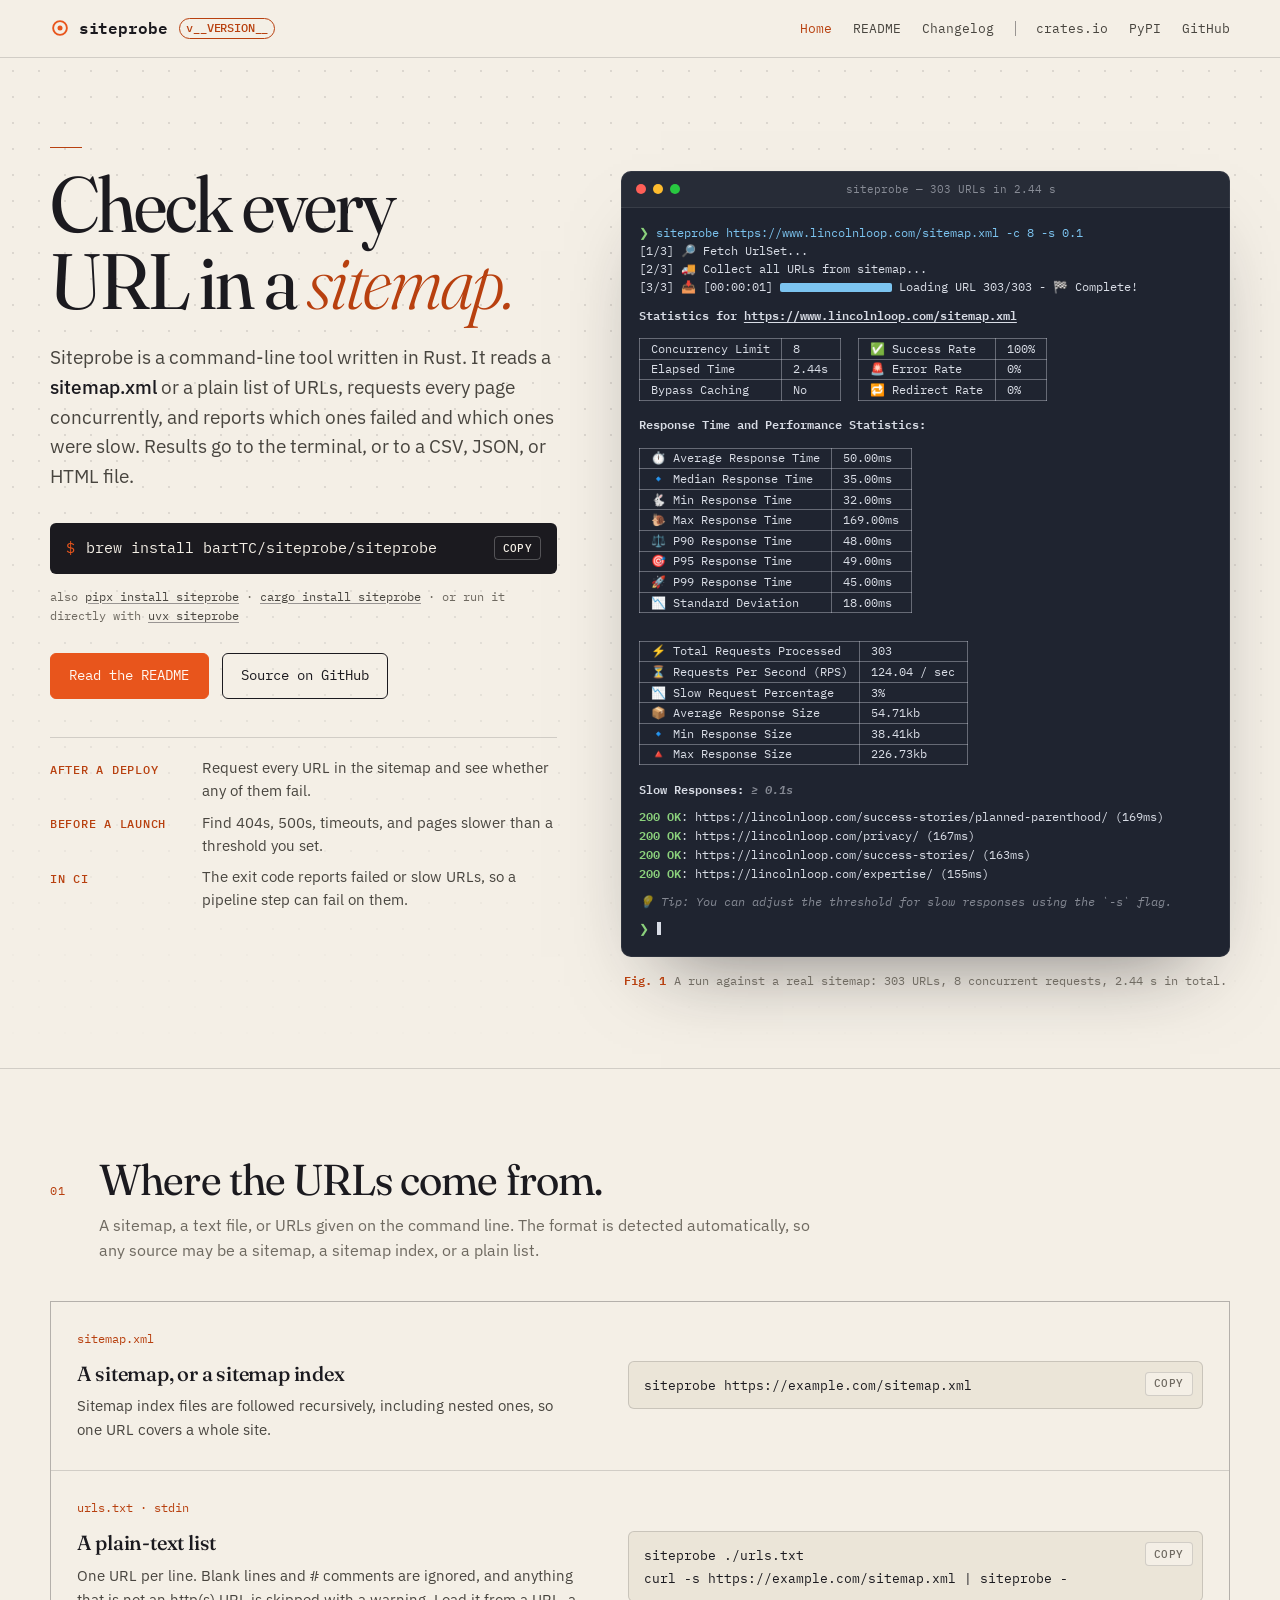
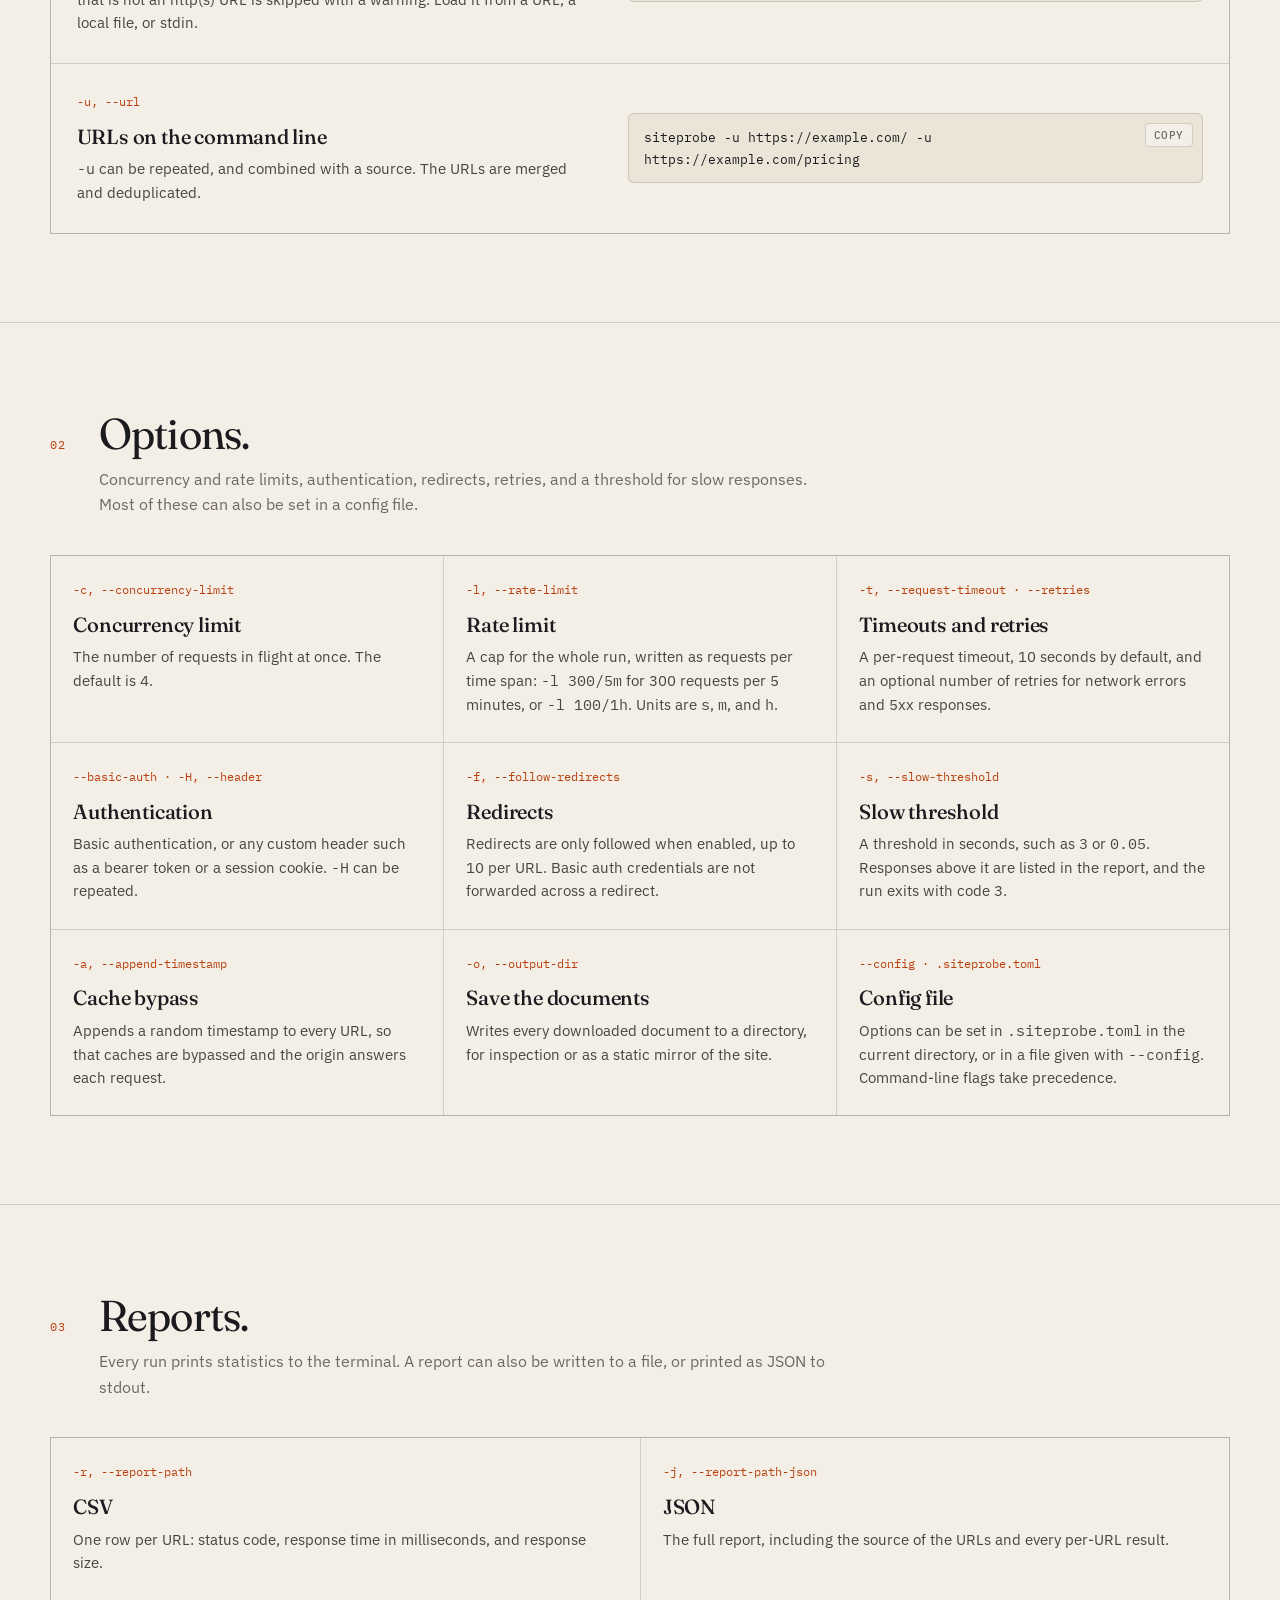
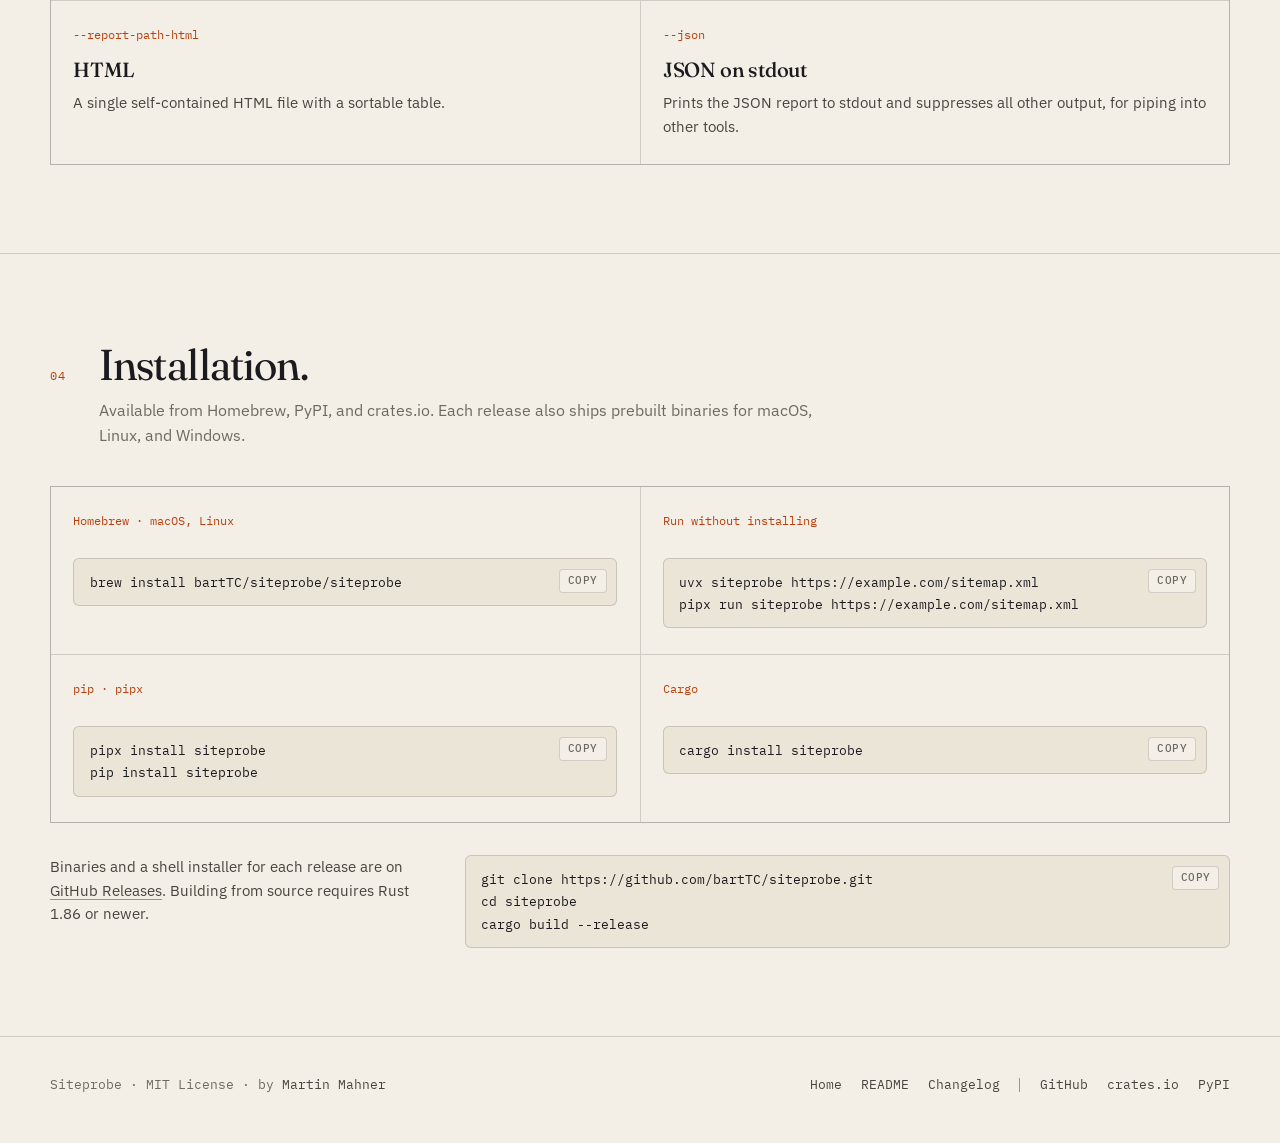
<file: docs/index.html>
<!doctype html>
<html lang="en">
<head>
<meta charset="utf-8">
<meta name="viewport" content="width=device-width, initial-scale=1">
<title>Siteprobe · Check every URL in a sitemap</title>
<meta name="description" content="Siteprobe is a command-line tool that fetches every URL from a sitemap.xml or a plain URL list, checks that each one exists, and reports response times. Reports as CSV, JSON, or HTML, and exit codes for use in CI.">
<meta name="color-scheme" content="light dark">
<meta property="og:title" content="Siteprobe">
<meta property="og:description" content="A command-line tool that fetches every URL from a sitemap or a URL list, checks that it exists, and reports how long it took.">
<meta property="og:type" content="website">
<meta property="og:url" content="https://barttc.github.io/siteprobe/">
<link rel="icon" href="data:image/svg+xml,%3Csvg xmlns='http://www.w3.org/2000/svg' viewBox='0 0 32 32'%3E%3Ccircle cx='16' cy='16' r='11' fill='none' stroke='%23e8551c' stroke-width='3'/%3E%3Ccircle cx='16' cy='16' r='4' fill='%23e8551c'/%3E%3C/svg%3E">
<link rel="preconnect" href="https://fonts.googleapis.com">
<link rel="preconnect" href="https://fonts.gstatic.com" crossorigin>
<link href="https://fonts.googleapis.com/css2?family=Fraunces:ital,opsz,wght@0,9..144,300..600;1,9..144,300..600&family=IBM+Plex+Mono:wght@400;500;600&family=IBM+Plex+Sans:wght@400;500;600&display=swap" rel="stylesheet">
<link rel="stylesheet" href="site.css">
</head>
<body>

<header class="top">
  <div class="wrap">
    <a class="brand" href="./" aria-label="Siteprobe home">
      <svg viewBox="0 0 32 32" aria-hidden="true"><circle cx="16" cy="16" r="11" fill="none" stroke="var(--accent-hi)" stroke-width="3"/><circle cx="16" cy="16" r="4" fill="var(--accent-hi)"/></svg>
      siteprobe <span class="ver">v__VERSION__</span>
    </a>
    <nav aria-label="Primary">
      <a href="./" aria-current="page">Home</a>
      <a href="docs/">README</a>
      <a class="opt" href="docs/#changelog">Changelog</a>
      <span class="sep" aria-hidden="true"></span>
      <a class="opt" href="https://crates.io/crates/siteprobe">crates.io</a>
      <a class="opt" href="https://pypi.org/project/siteprobe/">PyPI</a>
      <a href="https://github.com/bartTC/siteprobe">GitHub</a>
    </nav>
  </div>
</header>

<main>
  <section class="hero">
    <div class="wrap">
      <div>
        <div class="eyebrow" aria-hidden="true"></div>
        <h1>Check every URL in a&nbsp;<em>sitemap.</em></h1>
        <p class="lead">Siteprobe is a command-line tool written in Rust. It reads a <strong>sitemap.xml</strong> or a plain list of URLs, requests every page concurrently, and reports which ones failed and which ones were slow. Results go to the terminal, or to a CSV, JSON, or HTML file.</p>

        <div class="install-hero">
          <span class="p" aria-hidden="true">$</span>
          <code data-copy>brew install bartTC/siteprobe/siteprobe</code>
        </div>
        <p class="alts">also <a href="#install">pipx install siteprobe</a> · <a href="#install">cargo install siteprobe</a> · or run it directly with <a href="#install">uvx siteprobe</a></p>

        <div class="cta">
          <a class="btn primary" href="docs/">Read the README</a>
          <a class="btn ghost" href="https://github.com/bartTC/siteprobe">Source on GitHub</a>
        </div>

        <ul class="uses">
          <li><b>After a deploy</b><span>Request every URL in the sitemap and see whether any of them fail.</span></li>
          <li><b>Before a launch</b><span>Find 404s, 500s, timeouts, and pages slower than a threshold you set.</span></li>
          <li><b>In CI</b><span>The exit code reports failed or slow URLs, so a pipeline step can fail on them.</span></li>
        </ul>
      </div>

      <div class="term-col">
        <div class="term" role="img" aria-label="Terminal output of a siteprobe run: three progress steps, then statistics tables for 303 URLs with a 100 percent success rate, response time percentiles, and a list of slow responses.">
          <div class="term-bar" aria-hidden="true"><i></i><i></i><i></i><span>siteprobe — 303 URLs in 2.44 s</span></div>
          <div class="term-body" aria-hidden="true">
            <div class="ln"><span class="arrow">❯</span> <span class="cmd-text">siteprobe https://www.lincolnloop.com/sitemap.xml -c 8 -s 0.1</span></div>
            <div class="ln a" style="--d:1.75s">[1/3] 🔎 Fetch UrlSet...</div>
            <div class="ln a" style="--d:2.05s">[2/3] 🚚 Collect all URLs from sitemap...</div>
            <div class="ln a" style="--d:2.3s">[3/3] 📥 [00:00:01] <span class="bar"><i></i></span> Loading URL <span class="a" style="--d:3.35s">303/303 - 🏁 Complete!</span></div>
            <div class="ln gap"></div>
            <div class="ln b a" style="--d:3.6s">Statistics for <span class="u">https://www.lincolnloop.com/sitemap.xml</span></div>
            <div class="ln gap"></div>
            <div class="row a" style="--d:3.7s">
              <table class="tt"><tr><td>Concurrency Limit</td><td>8</td></tr><tr><td>Elapsed Time</td><td>2.44s</td></tr><tr><td>Bypass Caching</td><td>No</td></tr></table>
              <table class="tt"><tr><td>✅ Success Rate</td><td>100%</td></tr><tr><td>🚨 Error Rate</td><td>0%</td></tr><tr><td>🔁 Redirect Rate</td><td>0%</td></tr></table>
            </div>
            <div class="ln gap"></div>
            <div class="ln b a" style="--d:3.85s">Response Time and Performance Statistics:</div>
            <div class="ln gap"></div>
            <div class="row a" style="--d:3.95s">
              <table class="tt">
                <tr><td>⏱️ Average Response Time</td><td>50.00ms</td></tr>
                <tr><td>🔹 Median Response Time</td><td>35.00ms</td></tr>
                <tr><td>🐇 Min Response Time</td><td>32.00ms</td></tr>
                <tr><td>🐌 Max Response Time</td><td>169.00ms</td></tr>
                <tr><td>⚖️ P90 Response Time</td><td>48.00ms</td></tr>
                <tr><td>🎯 P95 Response Time</td><td>49.00ms</td></tr>
                <tr><td>🚀 P99 Response Time</td><td>45.00ms</td></tr>
                <tr><td>📉 Standard Deviation</td><td>18.00ms</td></tr>
              </table>
              <table class="tt">
                <tr><td>⚡ Total Requests Processed</td><td>303</td></tr>
                <tr><td>⏳ Requests Per Second (RPS)</td><td>124.04 / sec</td></tr>
                <tr><td>📉 Slow Request Percentage</td><td>3%</td></tr>
                <tr><td>📦 Average Response Size</td><td>54.71kb</td></tr>
                <tr><td>🔹 Min Response Size</td><td>38.41kb</td></tr>
                <tr><td>🔺 Max Response Size</td><td>226.73kb</td></tr>
              </table>
            </div>
            <div class="ln gap"></div>
            <div class="ln b a" style="--d:4.15s">Slow Responses: <span class="tip">≥ 0.1s</span></div>
            <div class="ln gap"></div>
            <div class="ln a" style="--d:4.25s"><span class="ok">200 OK</span>: https://lincolnloop.com/success-stories/planned-parenthood/ (169ms)</div>
            <div class="ln a" style="--d:4.32s"><span class="ok">200 OK</span>: https://lincolnloop.com/privacy/ (167ms)</div>
            <div class="ln a" style="--d:4.39s"><span class="ok">200 OK</span>: https://lincolnloop.com/success-stories/ (163ms)</div>
            <div class="ln a" style="--d:4.46s"><span class="ok">200 OK</span>: https://lincolnloop.com/expertise/ (155ms)</div>
            <div class="ln gap"></div>
            <div class="ln tip a" style="--d:4.6s">💡 Tip: You can adjust the threshold for slow responses using the `-s` flag.</div>
            <div class="ln gap"></div>
            <div class="ln a" style="--d:4.9s"><span class="arrow">❯</span> <span class="cur"></span></div>
          </div>
        </div>
        <p class="fig"><b>Fig. 1</b>A run against a real sitemap: 303 URLs, 8 concurrent requests, 2.44 s in total.</p>
      </div>
    </div>
  </section>

  <section class="sec" id="sources">
    <div class="wrap">
      <div class="sec-head">
        <span class="idx">01</span>
        <h2>Where the URLs come from.</h2>
        <p>A sitemap, a text file, or URLs given on the command line. The format is detected automatically, so any source may be a sitemap, a sitemap index, or a plain list.</p>
      </div>
      <div class="cells stack">
        <div class="cell">
          <span class="flag">sitemap.xml</span>
          <h3>A sitemap, or a sitemap index</h3>
          <p>Sitemap index files are followed recursively, including nested ones, so one URL covers a whole site.</p>
          <pre class="cmd"><code data-copy>siteprobe https://example.com/sitemap.xml</code></pre>
        </div>
        <div class="cell">
          <span class="flag">urls.txt · stdin</span>
          <h3>A plain-text list</h3>
          <p>One URL per line. Blank lines and <code>#</code> comments are ignored, and anything that is not an http(s) URL is skipped with a warning. Load it from a URL, a local file, or stdin.</p>
          <pre class="cmd"><code data-copy>siteprobe ./urls.txt
curl -s https://example.com/sitemap.xml | siteprobe -</code></pre>
        </div>
        <div class="cell">
          <span class="flag">-u, --url</span>
          <h3>URLs on the command line</h3>
          <p><code>-u</code> can be repeated, and combined with a source. The URLs are merged and deduplicated.</p>
          <pre class="cmd"><code data-copy>siteprobe -u https://example.com/ -u https://example.com/pricing</code></pre>
        </div>
      </div>
    </div>
  </section>

  <section class="sec" id="features">
    <div class="wrap">
      <div class="sec-head">
        <span class="idx">02</span>
        <h2>Options.</h2>
        <p>Concurrency and rate limits, authentication, redirects, retries, and a threshold for slow responses. Most of these can also be set in a config file.</p>
      </div>
      <div class="cells">
        <div class="cell">
          <span class="flag">-c, --concurrency-limit</span>
          <h3>Concurrency limit</h3>
          <p>The number of requests in flight at once. The default is 4.</p>
        </div>
        <div class="cell">
          <span class="flag">-l, --rate-limit</span>
          <h3>Rate limit</h3>
          <p>A cap for the whole run, written as requests per time span: <code>-l 300/5m</code> for 300 requests per 5 minutes, or <code>-l 100/1h</code>. Units are <code>s</code>, <code>m</code>, and <code>h</code>.</p>
        </div>
        <div class="cell">
          <span class="flag">-t, --request-timeout · --retries</span>
          <h3>Timeouts and retries</h3>
          <p>A per-request timeout, 10 seconds by default, and an optional number of retries for network errors and 5xx responses.</p>
        </div>
        <div class="cell">
          <span class="flag">--basic-auth · -H, --header</span>
          <h3>Authentication</h3>
          <p>Basic authentication, or any custom header such as a bearer token or a session cookie. <code>-H</code> can be repeated.</p>
        </div>
        <div class="cell">
          <span class="flag">-f, --follow-redirects</span>
          <h3>Redirects</h3>
          <p>Redirects are only followed when enabled, up to 10 per URL. Basic auth credentials are not forwarded across a redirect.</p>
        </div>
        <div class="cell">
          <span class="flag">-s, --slow-threshold</span>
          <h3>Slow threshold</h3>
          <p>A threshold in seconds, such as <code>3</code> or <code>0.05</code>. Responses above it are listed in the report, and the run exits with code 3.</p>
        </div>
        <div class="cell">
          <span class="flag">-a, --append-timestamp</span>
          <h3>Cache bypass</h3>
          <p>Appends a random timestamp to every URL, so that caches are bypassed and the origin answers each request.</p>
        </div>
        <div class="cell">
          <span class="flag">-o, --output-dir</span>
          <h3>Save the documents</h3>
          <p>Writes every downloaded document to a directory, for inspection or as a static mirror of the site.</p>
        </div>
        <div class="cell">
          <span class="flag">--config · .siteprobe.toml</span>
          <h3>Config file</h3>
          <p>Options can be set in <code>.siteprobe.toml</code> in the current directory, or in a file given with <code>--config</code>. Command-line flags take precedence.</p>
        </div>
      </div>
    </div>
  </section>

  <section class="sec" id="reports">
    <div class="wrap">
      <div class="sec-head">
        <span class="idx">03</span>
        <h2>Reports.</h2>
        <p>Every run prints statistics to the terminal. A report can also be written to a file, or printed as JSON to stdout.</p>
      </div>
      <div class="cells two">
        <div class="cell">
          <span class="flag">-r, --report-path</span>
          <h3>CSV</h3>
          <p>One row per URL: status code, response time in milliseconds, and response size.</p>
        </div>
        <div class="cell">
          <span class="flag">-j, --report-path-json</span>
          <h3>JSON</h3>
          <p>The full report, including the source of the URLs and every per-URL result.</p>
        </div>
        <div class="cell">
          <span class="flag">--report-path-html</span>
          <h3>HTML</h3>
          <p>A single self-contained HTML file with a sortable table.</p>
        </div>
        <div class="cell">
          <span class="flag">--json</span>
          <h3>JSON on stdout</h3>
          <p>Prints the JSON report to stdout and suppresses all other output, for piping into other tools.</p>
        </div>
      </div>
    </div>
  </section>

  <section class="sec" id="install">
    <div class="wrap">
      <div class="sec-head">
        <span class="idx">04</span>
        <h2>Installation.</h2>
        <p>Available from Homebrew, PyPI, and crates.io. Each release also ships prebuilt binaries for macOS, Linux, and Windows.</p>
      </div>
      <div class="cells two">
        <div class="cell">
          <span class="flag">Homebrew · macOS, Linux</span>
          <pre class="cmd"><code data-copy>brew install bartTC/siteprobe/siteprobe</code></pre>
        </div>
        <div class="cell">
          <span class="flag">Run without installing</span>
          <pre class="cmd"><code data-copy>uvx siteprobe https://example.com/sitemap.xml
pipx run siteprobe https://example.com/sitemap.xml</code></pre>
        </div>
        <div class="cell">
          <span class="flag">pip · pipx</span>
          <pre class="cmd"><code data-copy>pipx install siteprobe
pip install siteprobe</code></pre>
        </div>
        <div class="cell">
          <span class="flag">Cargo</span>
          <pre class="cmd"><code data-copy>cargo install siteprobe</code></pre>
        </div>
      </div>
      <div class="src">
        <p>Binaries and a shell installer for each release are on <a href="https://github.com/bartTC/siteprobe/releases">GitHub Releases</a>. Building from source requires Rust 1.86 or newer.</p>
        <pre class="cmd"><code data-copy>git clone https://github.com/bartTC/siteprobe.git
cd siteprobe
cargo build --release</code></pre>
      </div>
    </div>
  </section>
</main>

<footer>
  <div class="wrap">
    <span>Siteprobe · MIT License · by <a href="https://github.com/bartTC">Martin Mahner</a></span>
    <nav aria-label="Footer">
      <a href="./">Home</a>
      <a href="docs/">README</a>
      <a href="docs/#changelog">Changelog</a>
      <span class="sep" aria-hidden="true"></span>
      <a href="https://github.com/bartTC/siteprobe">GitHub</a>
      <a href="https://crates.io/crates/siteprobe">crates.io</a>
      <a href="https://pypi.org/project/siteprobe/">PyPI</a>
    </nav>
  </div>
</footer>

<script>
  // Copy buttons for every command block. Comment lines are dropped from the copied text.
  document.querySelectorAll('[data-copy]').forEach(function (code) {
    if (!navigator.clipboard) return;
    var btn = document.createElement('button');
    btn.className = 'copy';
    btn.type = 'button';
    btn.textContent = 'Copy';
    btn.setAttribute('aria-label', 'Copy command to clipboard');
    btn.addEventListener('click', function () {
      var text = code.innerText.split('\n').filter(function (l) { return !/^\s*#/.test(l); }).join('\n').trim();
      navigator.clipboard.writeText(text).then(function () {
        btn.textContent = 'Copied';
        btn.classList.add('done');
        setTimeout(function () { btn.textContent = 'Copy'; btn.classList.remove('done'); }, 1600);
      });
    });
    code.parentElement.appendChild(btn);
  });
</script>
</body>
</html>
</file>
<file: docs/site.css>
:root {
  --paper: #f4efe6;
  --paper-2: #ebe5d8;
  --ink: #1b1a1f;
  --ink-2: #48453f;
  --muted: #6f6a61;
  --line: rgba(27, 26, 31, .16);
  --line-strong: rgba(27, 26, 31, .42);
  --dot: rgba(27, 26, 31, .11);
  --accent: #b8400f;
  --accent-hi: #e8551c;
  --on-accent: #fff8f2;
  --term-bg: #1f2430;
  --term-fg: #d9dde6;
  --term-dim: rgba(217, 221, 230, .55);
  --term-line: rgba(217, 221, 230, .38);
  --term-blue: #7cc4f0;
  --term-green: #8bd17c;
  --shadow: 0 40px 80px -40px rgba(27, 26, 31, .55);
  --radius: 6px;
  --font-display: "Fraunces", "Iowan Old Style", Georgia, serif;
  --font-body: "IBM Plex Sans", system-ui, -apple-system, sans-serif;
  --font-mono: "IBM Plex Mono", ui-monospace, SFMono-Regular, Menlo, monospace;
}
@media (prefers-color-scheme: dark) {
  :root {
    --paper: #131418;
    --paper-2: #1b1c22;
    --ink: #ebe6db;
    --ink-2: #c6c0b3;
    --muted: #9a948a;
    --line: rgba(235, 230, 219, .14);
    --line-strong: rgba(235, 230, 219, .42);
    --dot: rgba(235, 230, 219, .10);
    --accent: #ff7a3d;
    --accent-hi: #ff6a2e;
    --on-accent: #1b1a1f;
    --term-bg: #0d0f14;
    --term-line: rgba(217, 221, 230, .3);
    --shadow: 0 40px 80px -40px rgba(0, 0, 0, .9);
  }
}

* { box-sizing: border-box; }
html { -webkit-text-size-adjust: 100%; scroll-behavior: smooth; }
body {
  margin: 0;
  background: var(--paper);
  color: var(--ink);
  font-family: var(--font-body);
  font-size: 17px;
  line-height: 1.55;
  -webkit-font-smoothing: antialiased;
}
a { color: inherit; text-decoration-color: var(--line-strong); text-underline-offset: .18em; }
a:hover { text-decoration-color: var(--accent); }
:focus-visible { outline: 2px solid var(--accent); outline-offset: 3px; }
code, pre, kbd { font-family: var(--font-mono); }
h1, h2, h3 { font-family: var(--font-display); font-weight: 400; margin: 0; }
.wrap { width: min(1180px, 100% - 2rem); margin-inline: auto; }
.mono { font-family: var(--font-mono); }
.sr { position: absolute; width: 1px; height: 1px; overflow: hidden; clip: rect(0 0 0 0); white-space: nowrap; }

/* ---------- top bar ---------- */
.top { border-bottom: 1px solid var(--line); }
.top .wrap { display: flex; align-items: center; justify-content: space-between; gap: 1rem; padding: 1rem 0; }
.brand { display: flex; align-items: center; gap: .55rem; font-family: var(--font-mono); font-weight: 600; font-size: 1rem; text-decoration: none; letter-spacing: -.01em; }
.brand svg { width: 20px; height: 20px; flex: none; }
.ver { font-size: .74rem; font-weight: 500; color: var(--accent); border: 1px solid currentColor; padding: .05em .5em; border-radius: 999px; margin-left: .2rem; }
.top nav { display: flex; gap: 1.3rem; font-family: var(--font-mono); font-size: .84rem; }
.top nav a { text-decoration: none; color: var(--ink-2); }
.top nav a:hover, .top nav a[aria-current="page"] { color: var(--accent); }
.top nav .sep, footer nav .sep { width: 1px; height: 1.1em; background: var(--line-strong); align-self: center; }
@media (max-width: 640px) { .top nav .opt { display: none; } }

/* ---------- hero ---------- */
.hero { position: relative; padding: clamp(3rem, 7vw, 6rem) 0 clamp(3rem, 6vw, 5rem); overflow: hidden; }
.hero::before {
  content: ""; position: absolute; inset: 0; pointer-events: none;
  background-image: radial-gradient(var(--dot) 1px, transparent 1.2px);
  background-size: 26px 26px;
  -webkit-mask-image: linear-gradient(to bottom, #000 40%, transparent 100%);
  mask-image: linear-gradient(to bottom, #000 40%, transparent 100%);
}
.hero .wrap { position: relative; display: grid; grid-template-columns: minmax(0, 5fr) minmax(0, 6fr); gap: clamp(2rem, 5vw, 4.5rem); align-items: start; }
@media (max-width: 940px) { .hero .wrap { grid-template-columns: minmax(0, 1fr); } }
.term-col { min-width: 0; }
.eyebrow { display: flex; align-items: center; gap: .75rem; font-family: var(--font-mono); font-size: .78rem; letter-spacing: .12em; text-transform: uppercase; color: var(--accent); }
.eyebrow::before { content: ""; width: 2rem; height: 1px; background: currentColor; }
h1 {
  font-size: clamp(2.7rem, 6.2vw, 4.9rem);
  line-height: .98; letter-spacing: -.025em;
  font-variation-settings: "opsz" 144, "SOFT" 30;
  margin: 1.1rem 0 1.4rem; text-wrap: balance;
}
h1 em { font-style: italic; font-weight: 300; color: var(--accent); }
.lead { font-size: clamp(1.05rem, 1.5vw, 1.2rem); color: var(--ink-2); max-width: 33rem; margin: 0 0 2rem; }
.lead strong { font-weight: 500; color: var(--ink); }

.install-hero { display: flex; align-items: center; gap: .7rem; background: var(--ink); color: var(--paper); border-radius: var(--radius); padding: .85rem 1rem; font-family: var(--font-mono); font-size: .92rem; overflow: hidden; position: relative; }
.install-hero .p { color: var(--accent-hi); user-select: none; }
.install-hero code { white-space: pre-wrap; overflow-wrap: anywhere; flex: 1; }
.install-hero .copy { color: var(--paper); border-color: rgba(255,255,255,.25); background: transparent; margin: 0; }
.install-hero .copy:hover { background: rgba(255,255,255,.1); }
.alts { font-family: var(--font-mono); font-size: .78rem; color: var(--muted); margin: .8rem 0 0; }
.alts a { color: var(--ink-2); }
.cta { display: flex; gap: .8rem; margin-top: 1.7rem; flex-wrap: wrap; }
.btn { font-family: var(--font-mono); font-size: .88rem; padding: .7rem 1.15rem; border: 1px solid var(--ink); border-radius: var(--radius); text-decoration: none; transition: transform .15s ease, background .15s ease, color .15s ease; }
.btn:hover { transform: translateY(-1px); }
.btn.primary { background: var(--accent-hi); border-color: var(--accent-hi); color: var(--on-accent); }
.btn.primary:hover { background: var(--accent); border-color: var(--accent); }
.btn.ghost:hover { background: var(--ink); color: var(--paper); }
.uses { list-style: none; margin: 2.4rem 0 0; padding: 1.2rem 0 0; border-top: 1px solid var(--line); display: grid; gap: .55rem; max-width: 33rem; }
.uses li { display: grid; grid-template-columns: 8.5rem 1fr; gap: 1rem; font-size: .92rem; color: var(--ink-2); }
.uses b { font-family: var(--font-mono); font-weight: 500; font-size: .78rem; letter-spacing: .06em; text-transform: uppercase; color: var(--accent); padding-top: .2em; }
@media (max-width: 480px) { .uses li { grid-template-columns: 1fr; gap: .1rem; } }

/* ---------- terminal ---------- */
.term-col { margin-top: clamp(0rem, 2vw, 1.5rem); }
.term { background: var(--term-bg); color: var(--term-fg); border-radius: 10px; box-shadow: var(--shadow), 0 0 0 1px rgba(255,255,255,.06) inset; font-family: var(--font-mono); font-size: 12px; line-height: 1.5; overflow: hidden; }
.term-bar { display: flex; align-items: center; gap: .45rem; padding: .6rem .9rem; background: rgba(255,255,255,.035); border-bottom: 1px solid rgba(255,255,255,.08); font-size: 11px; color: var(--term-dim); }
.term-bar i { width: 10px; height: 10px; border-radius: 50%; background: rgba(255,255,255,.16); }
.term-bar i:nth-child(1) { background: #ff5f57; } .term-bar i:nth-child(2) { background: #febc2e; } .term-bar i:nth-child(3) { background: #28c840; }
.term-bar span { margin-left: auto; margin-right: auto; }
.term-body { padding: 1rem 1.1rem 1.15rem; overflow-x: auto; }
.ln { white-space: pre; min-height: 1.5em; }
.ln.dim { color: var(--term-dim); }
.ln.b { font-weight: 600; }
.ln.gap { height: .8em; min-height: 0; }
.arrow { color: var(--term-green); }
.cmd-text { color: var(--term-blue); display: inline-block; vertical-align: bottom; overflow: hidden; white-space: nowrap; width: 61ch; }
.bar { display: inline-block; width: 16ch; height: .75em; vertical-align: -1px; background: rgba(255,255,255,.08); border-radius: 2px; overflow: hidden; }
.bar i { display: block; height: 100%; width: 100%; background: var(--term-blue); }
.tt { border-collapse: collapse; margin: .3rem 0; }
.tt td { border: 1px solid var(--term-line); padding: .05rem .7rem; white-space: nowrap; }
.tt td + td { text-align: left; }
.row { display: flex; gap: 1.1rem; flex-wrap: wrap; align-items: flex-start; }
.u { text-decoration: underline; text-underline-offset: .15em; }
.ok { color: var(--term-green); font-weight: 600; }
.tip { color: var(--term-dim); font-style: italic; }
.cur { display: inline-block; width: .6ch; height: 1.1em; vertical-align: -2px; background: var(--term-fg); margin-left: .1ch; }
.fig { font-family: var(--font-mono); font-size: .76rem; color: var(--muted); margin: .9rem 0 0 .2rem; }
.fig b { color: var(--accent); font-weight: 600; margin-right: .5rem; }

/* animation timeline: every animated element sets --d, its start delay */
.a { opacity: 0; animation: ln-in .32s ease-out forwards; animation-delay: var(--d, 0s); }
.cmd-text { width: 0; animation: type 1.3s steps(61, end) .35s forwards; }
.bar i { width: 0; animation: fill 1s steps(16, end) 2.35s forwards; }
.cur { animation: blink 1s steps(2, start) infinite; }
@keyframes ln-in { from { opacity: 0; transform: translateY(3px); } to { opacity: 1; transform: none; } }
@keyframes type { to { width: 61ch; } }
@keyframes fill { to { width: 100%; } }
@keyframes blink { to { visibility: hidden; } }
@media (prefers-reduced-motion: reduce) {
  html { scroll-behavior: auto; }
  .a, .cmd-text, .bar i { animation: none; opacity: 1; }
  .cmd-text { width: 61ch; } .bar i { width: 100%; }
  .btn:hover { transform: none; }
}

/* ---------- sections ---------- */
.sec { padding: clamp(3rem, 7vw, 5.5rem) 0; border-top: 1px solid var(--line); }
.sec-head { display: grid; grid-template-columns: auto 1fr; gap: .6rem 2rem; align-items: baseline; margin-bottom: 2.4rem; }
.idx { font-family: var(--font-mono); font-size: .78rem; color: var(--accent); letter-spacing: .12em; }
.sec h2 { font-size: clamp(1.9rem, 3.4vw, 2.7rem); letter-spacing: -.02em; line-height: 1.05; font-variation-settings: "opsz" 72, "SOFT" 20; max-width: 22ch; text-wrap: balance; }
.sec-head p { grid-column: 2; color: var(--muted); max-width: 46rem; margin: 0; font-size: 1.02rem; }
@media (max-width: 640px) { .sec-head { grid-template-columns: 1fr; } .sec-head p { grid-column: 1; } }

.cells { display: grid; grid-template-columns: repeat(3, minmax(0, 1fr)); gap: 1px; background: var(--line); border: 1px solid var(--line); }
.cells.two { grid-template-columns: repeat(2, minmax(0, 1fr)); }
/* stacked rows: text on the left, command on the right */
.cells.stack { grid-template-columns: minmax(0, 1fr); }
.cells.stack .cell { display: grid; grid-template-columns: minmax(0, 1fr) minmax(0, 1.15fr); grid-template-rows: auto auto 1fr; gap: .5rem clamp(1.5rem, 4vw, 3.5rem); align-items: start; padding: 1.7rem 1.6rem 1.8rem; }
.cells.stack .cell .cmd { grid-column: 2; grid-row: 1 / span 3; align-self: center; margin-top: 0; }
@media (max-width: 860px) {
  .cells.stack .cell { grid-template-columns: minmax(0, 1fr); grid-template-rows: auto; }
  .cells.stack .cell .cmd { grid-column: 1; grid-row: auto; margin-top: .9rem; }
}
@media (max-width: 900px) { .cells:not(.stack) { grid-template-columns: repeat(2, minmax(0, 1fr)); } }
@media (max-width: 580px) { .cells, .cells.two { grid-template-columns: 1fr; } }
.cell { background: var(--paper); padding: 1.5rem 1.4rem 1.6rem; transition: background .2s ease; display: flex; flex-direction: column; gap: .5rem; }
.cell:hover { background: var(--paper-2); }
.cell .flag { font-family: var(--font-mono); font-size: .78rem; color: var(--accent); margin-bottom: .35rem; }
.cell h3 { font-size: 1.28rem; font-weight: 500; letter-spacing: -.01em; line-height: 1.2; font-variation-settings: "opsz" 40; }
.cell p { margin: 0; color: var(--ink-2); font-size: .95rem; flex: 1; }
.cell .cmd { margin-top: .9rem; }

.cmd { display: grid; grid-template-columns: minmax(0, 1fr) auto; gap: .6rem; align-items: start; background: var(--paper-2); border: 1px solid var(--line); border-radius: var(--radius); padding: .75rem .6rem .75rem .95rem; font-family: var(--font-mono); font-size: .84rem; line-height: 1.65; margin: 0; overflow: hidden; }
.cmd code { display: block; white-space: pre-wrap; overflow-wrap: anywhere; }
.cell:hover .cmd { background: var(--paper); }
.cmd .c { color: var(--muted); }
.cmd .p { color: var(--accent); user-select: none; }
.cmd .k { color: var(--accent); }
.copy { margin-top: -.15rem; font: 500 .68rem/1 var(--font-mono); letter-spacing: .04em; text-transform: uppercase; color: var(--muted); background: var(--paper); border: 1px solid var(--line); border-radius: 4px; padding: .35rem .5rem; cursor: pointer; transition: color .15s, border-color .15s; }
.copy:hover { color: var(--accent); border-color: var(--accent); }
.copy.done { color: var(--accent); border-color: var(--accent); }

/* install */
.src { margin-top: 2rem; display: grid; grid-template-columns: minmax(0, 1fr) minmax(0, 2fr); gap: 1rem 2rem; align-items: start; }
@media (max-width: 860px) { .src { grid-template-columns: 1fr; } }
.src p { margin: 0; color: var(--ink-2); font-size: .95rem; }
.src p a { white-space: nowrap; }

/* footer */
footer { border-top: 1px solid var(--line); }
footer .wrap { display: flex; justify-content: space-between; gap: 1rem 2rem; flex-wrap: wrap; padding: 2.4rem 0 3rem; font-family: var(--font-mono); font-size: .8rem; color: var(--muted); }
footer nav { display: flex; gap: 1.2rem; flex-wrap: wrap; }
footer a { text-decoration: none; color: var(--ink-2); }
footer a:hover { color: var(--accent); }

/* ============================================================
   Docs page (docs/template.html, rendered by microdocs)
   ============================================================ */
.docs { display: grid; grid-template-columns: 15rem minmax(0, 1fr); gap: clamp(2rem, 5vw, 4.5rem); padding: 2.5rem 0 4.5rem; align-items: start; }
@media (max-width: 860px) { .docs { grid-template-columns: minmax(0, 1fr); gap: 1.5rem; } }
.side { position: sticky; top: 1.25rem; font-family: var(--font-mono); font-size: .8rem; }
@media (max-width: 860px) { .side { position: static; } }
.doc-title { font-family: var(--font-mono); font-weight: 600; font-size: .95rem; letter-spacing: .04em; color: var(--ink); margin: 0 0 1.2rem; padding-bottom: .9rem; border-bottom: 1px solid var(--line); }
.toc-toggle { display: none; width: 100%; text-align: left; font: inherit; letter-spacing: .12em; text-transform: uppercase; font-size: .72rem; color: var(--muted); background: none; border: 1px solid var(--line); border-radius: var(--radius); padding: .6rem .8rem; cursor: pointer; }
.toc-toggle::after { content: "+"; float: right; }
.toc-toggle[aria-expanded="true"]::after { content: "–"; }
.toc-title { letter-spacing: .12em; text-transform: uppercase; font-size: .72rem; color: var(--muted); margin: 0 0 .6rem; }
.toc ul { list-style: none; margin: 0; padding: 0; }
.toc a { display: block; padding: .28rem 0 .28rem .8rem; border-left: 1px solid var(--line); text-decoration: none; color: var(--ink-2); line-height: 1.35; }
.toc a:hover { color: var(--accent); }
.toc a.active { color: var(--accent); border-left-color: var(--accent); }
.toc .h3 a { padding-left: 1.7rem; font-size: .76rem; color: var(--muted); }
.toc .h3 a.active { color: var(--accent); }
@media (max-width: 860px) {
  .toc-toggle { display: block; }
  .toc-title { display: none; }
  .toc { display: none; margin-top: .6rem; }
  .toc.open { display: block; }
}
.doc[hidden] { display: none; }
.build { font-size: .74rem; }

/* rendered markdown */
.prose { font-size: 1rem; line-height: 1.65; min-width: 0; }
.prose > :first-child { margin-top: 0; }
.prose h1 { font-size: clamp(2.2rem, 4vw, 3rem); line-height: 1.05; letter-spacing: -.02em; font-variation-settings: "opsz" 96, "SOFT" 20; margin: 0 0 1.2rem; }
.prose h2 { font-size: 1.75rem; line-height: 1.15; letter-spacing: -.015em; font-variation-settings: "opsz" 48; margin: 2.8rem 0 1rem; padding-top: 1.6rem; border-top: 1px solid var(--line); }
.prose h3 { font-size: 1.25rem; font-weight: 500; line-height: 1.25; font-variation-settings: "opsz" 40; margin: 2rem 0 .7rem; }
.prose h4 { font-family: var(--font-mono); font-size: .78rem; letter-spacing: .1em; text-transform: uppercase; color: var(--muted); margin: 1.6rem 0 .5rem; }
.prose h1, .prose h2, .prose h3, .prose h4 { scroll-margin-top: 1.5rem; }
.prose p { margin: 0 0 1rem; }
.prose a { color: var(--accent); text-decoration-color: rgba(184, 64, 15, .35); }
.prose a:hover { text-decoration-color: currentColor; }
.prose ul, .prose ol { margin: 0 0 1rem; padding-left: 1.3rem; }
.prose li { margin: .3rem 0; }
.prose li > p { margin: 0; }
.prose strong { font-weight: 600; }
.prose hr { border: 0; border-top: 1px solid var(--line); margin: 2rem 0; }
.prose blockquote { margin: 1.2rem 0; padding: .2rem 1rem; border-left: 2px solid var(--accent); color: var(--ink-2); }
.prose img { max-width: 100%; height: auto; border-radius: 8px; border: 1px solid var(--line); box-shadow: var(--shadow); margin: .5rem 0 1.5rem; }
.prose code { font-size: .86em; background: var(--paper-2); border: 1px solid var(--line); border-radius: 4px; padding: .08em .35em; }
.prose h1 code, .prose h2 code, .prose h3 code { font-size: .8em; }
.prose pre { margin: 0 0 1.3rem; background: var(--paper-2); border: 1px solid var(--line); border-radius: var(--radius); padding: .8rem 1rem; font-size: .84rem; line-height: 1.6; overflow-x: auto; }
.prose pre code { background: none; border: 0; padding: 0; font-size: inherit; }
.prose table { width: 100%; border-collapse: collapse; margin: 0 0 1.5rem; font-size: .92rem; }
.prose th { font-family: var(--font-mono); font-weight: 500; font-size: .72rem; letter-spacing: .1em; text-transform: uppercase; color: var(--muted); text-align: left; }
.prose th, .prose td { padding: .55rem .7rem .55rem 0; border-bottom: 1px solid var(--line); vertical-align: top; }
.prose td:first-child code { white-space: nowrap; }

/* Pygments tokens (pymdownx.highlight, css_class "highlight") */
.highlight .c, .highlight .c1, .highlight .cm { color: var(--muted); font-style: italic; }
.highlight .s, .highlight .s1, .highlight .s2, .highlight .sb { color: var(--accent); }
.highlight .k, .highlight .kd, .highlight .kn, .highlight .nb { font-weight: 600; }
.highlight .o, .highlight .p, .highlight .se { color: var(--ink-2); }
.highlight .nt { color: var(--accent); }
.highlight .na, .highlight .nv { color: var(--ink-2); }
</file>
